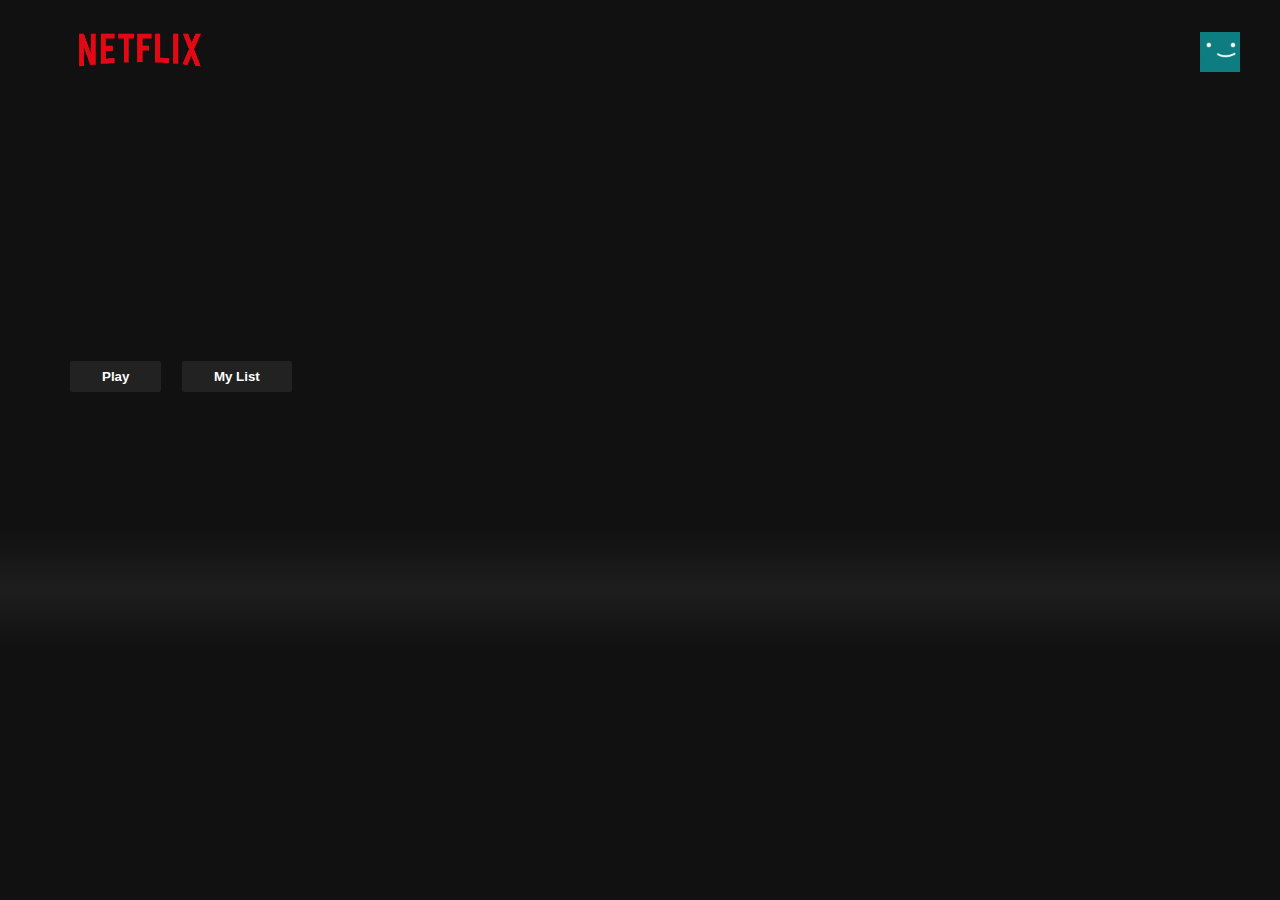
<file: netflix-clone/index.html>
<!DOCTYPE html>
<html lang="en">
  <head>
    <meta charset="UTF-8" />
    <meta http-equiv="X-UA-Compatible" content="IE=edge" />
    <meta name="viewport" content="width=device-width, initial-scale=1.0" />
    <title>Home | Netflix</title>
    <link rel="stylesheet" href="src/style.css"/>
     <script src="src/script.js"></script>
  </head>
  <body>
    <!-- navbar -->
    <div class="nav">
      <div class="nav__left">
        <a href="index.html">
        <img class="nav_logo" src="src/images/logo.png" alt=""></a>
      </div>
      <div class="nav__right">
        <img src="src/images/avatar.jpeg" class="nav_avatar" alt="">
      </div>
    </div>

    <!-- banner -->
    <header id="banner">
      <div id="banner__contents">
        <h1 id="banner__title"></h1>
        <div id="banner__buttons">
        <button id="banner__button">Play</button>
        <button id="banner__button">My List</button>
      </div>
      <p id="banner__description"></p>
      </div>
      <div id="banner__fadeBottom"></div>
    </header>

    <!-- row -->
    <div id="headrow">
      <div class="row">
        <h2 class="row__title"></h2>
        <div class="row__posters"> </div>
      </div>
    </div>

    <script>
      window.addEventListener("scroll",function(){

        var nav = document.querySelector(".nav");
        nav.classList.toggle("active", window.scrollY > 0);
      }) 
    </script> 
  </body>
</html>
</file>
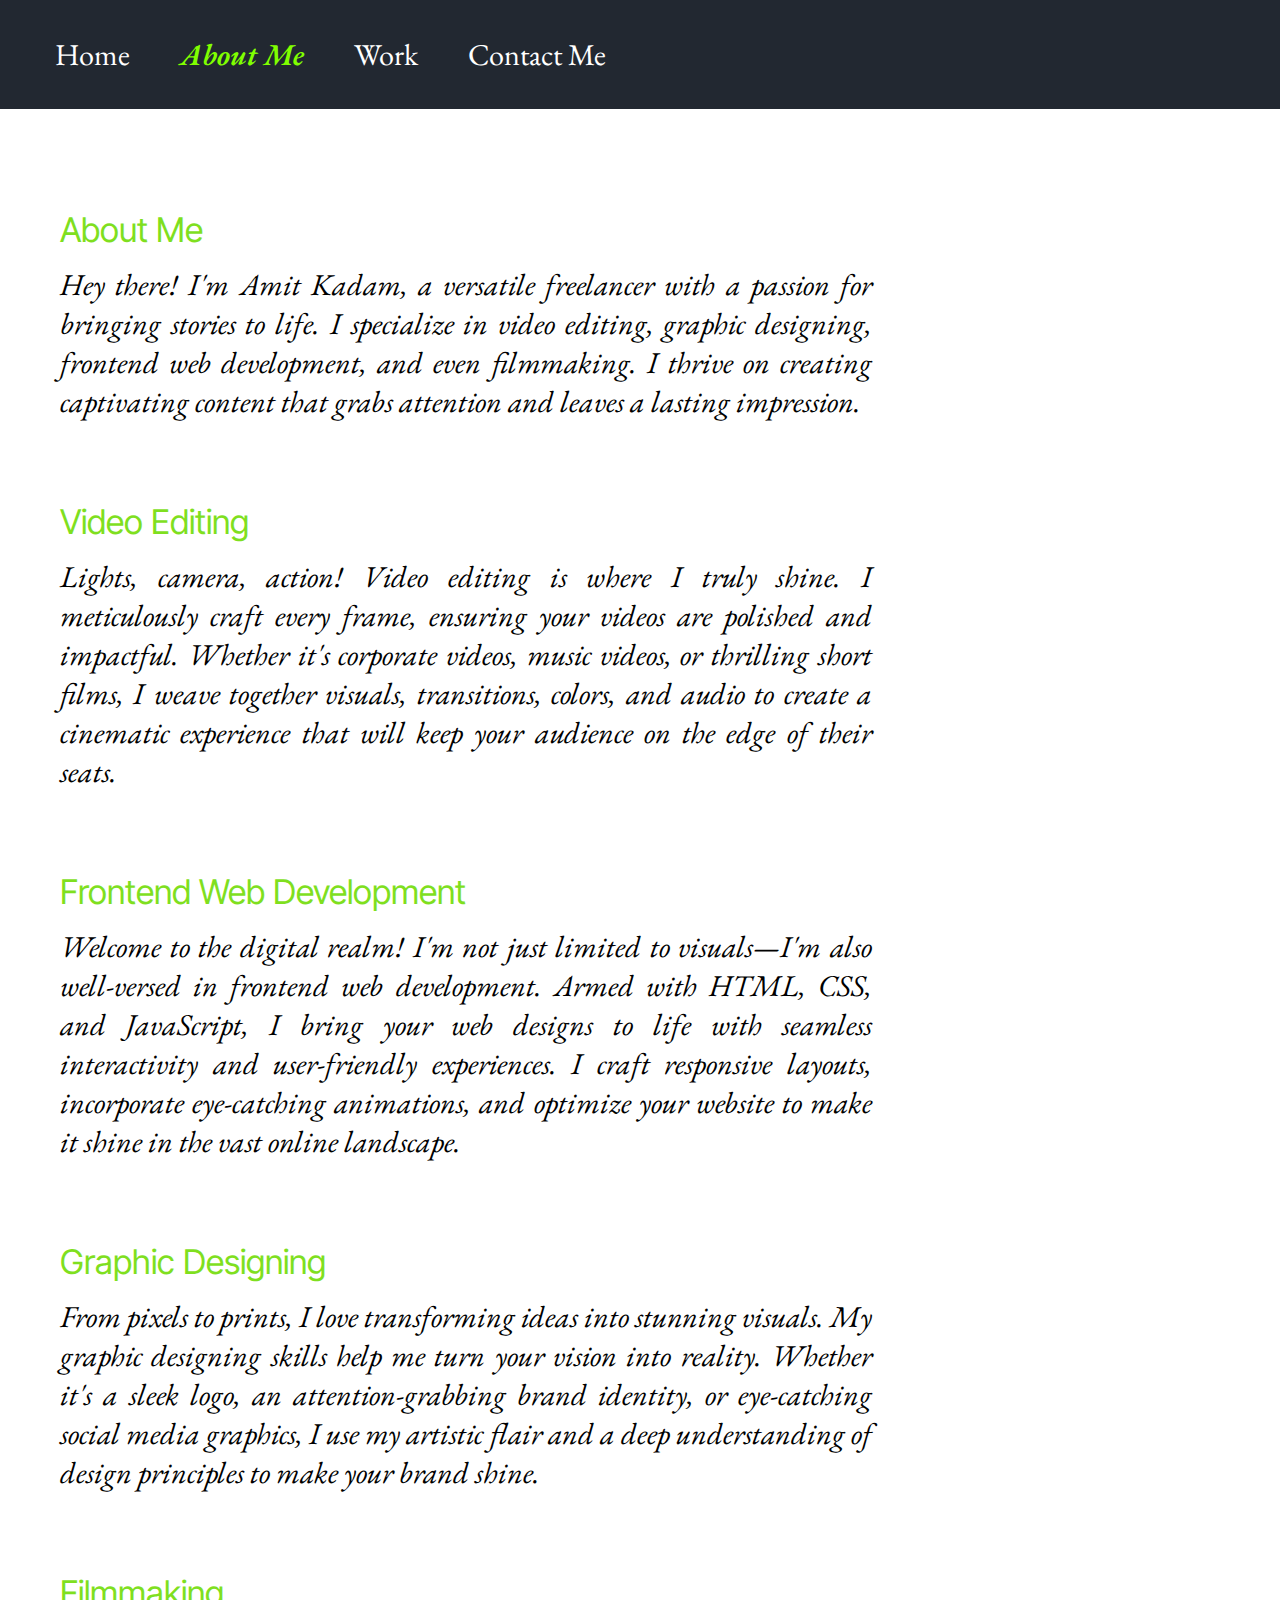
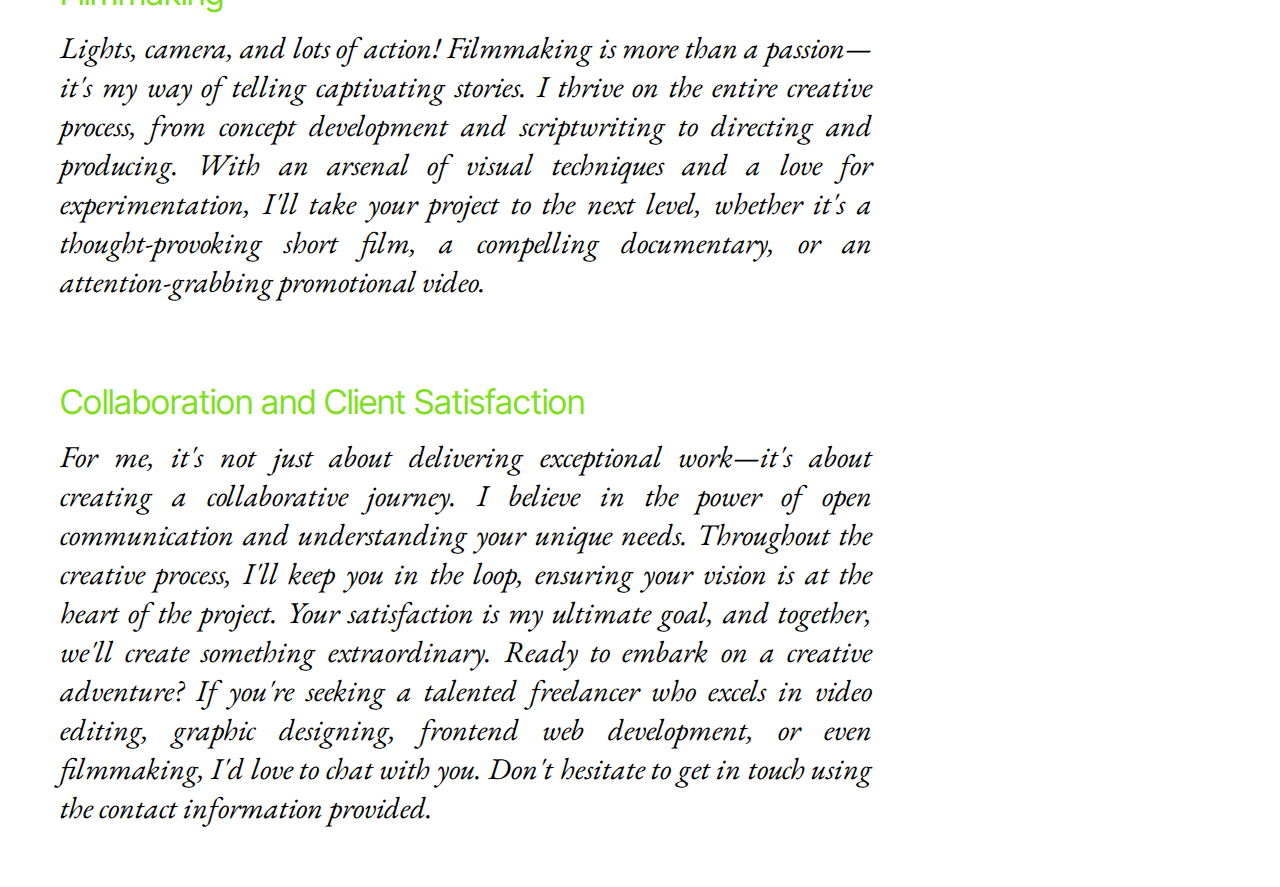
<file: portfolio/aboutme.html>
<!DOCTYPE html>
<html lang="en">
<head>
    <meta charset="UTF-8">
    <meta name="viewport" content="width=device-width, initial-scale=1.0">
    <title>About Me</title>
    <link rel="stylesheet" href="css/style.css">
    <link rel="stylesheet" href="css/aboutme.css">
    <link rel="preconnect" href="https://fonts.googleapis.com">
    <link rel="preconnect" href="https://fonts.gstatic.com" crossorigin>
    <link href="https://fonts.googleapis.com/css2?family=EB+Garamond:ital,wght@0,400;0,500;0,600;0,700;0,800;1,400;1,500;1,600;1,700;1,800&family=Inter+Tight:ital,wght@0,600;0,700;0,800;0,900;1,500;1,600;1,700;1,800;1,900&display=swap" rel="stylesheet">
</head>
<body>
    <section class="navigation">
        <nav class="nav-container">
            <ul>
                <li><a href="home.html">Home</a></li>
                <li><a href="aboutme.html" class="abtbtn">About Me</a></li>
                <li><a href="work.html">Work</a></li>
                <li><a href="contactme.html">Contact Me</a></li>
            </ul>
        </nav>
    </section>
    <section class="main-content">
        <div class="body-content">
            <p class="content-heading">About Me</p>
            <p class="content-body">Hey there! I'm Amit Kadam, a versatile freelancer with a passion for bringing stories to life. I specialize in video editing, graphic designing, frontend web development, and even filmmaking. I thrive on creating captivating content that grabs attention and leaves a lasting impression.</p>
        </div>
        <div class="body-content">
            <p class="content-heading">Video Editing</p>
            <p class="content-body">Lights, camera, action! Video editing is where I truly shine. I meticulously craft every frame, ensuring your videos are polished and impactful. Whether it's corporate videos, music videos, or thrilling short films, I weave together visuals, transitions, colors, and audio to create a cinematic experience that will keep your audience on the edge of their seats.</p>
        </div>
        <div class="body-content">
            <p class="content-heading">Frontend Web Development</p>
            <p class="content-body">Welcome to the digital realm! I'm not just limited to visuals—I'm also well-versed in frontend web development. Armed with HTML, CSS, and JavaScript, I bring your web designs to life with seamless interactivity and user-friendly experiences. I craft responsive layouts, incorporate eye-catching animations, and optimize your website to make it shine in the vast online landscape.</p>
        </div>
        <div class="body-content">
            <p class="content-heading">Graphic Designing</p>
            <p class="content-body">From pixels to prints, I love transforming ideas into stunning visuals. My graphic designing skills help me turn your vision into reality. Whether it's a sleek logo, an attention-grabbing brand identity, or eye-catching social media graphics, I use my artistic flair and a deep understanding of design principles to make your brand shine.</p>
        </div>
        <div class="body-content">
            <p class="content-heading">Filmmaking</p>
            <p class="content-body">Lights, camera, and lots of action! Filmmaking is more than a passion—it's my way of telling captivating stories. I thrive on the entire creative process, from concept development and scriptwriting to directing and producing. With an arsenal of visual techniques and a love for experimentation, I'll take your project to the next level, whether it's a thought-provoking short film, a compelling documentary, or an attention-grabbing promotional video.</p>
        </div>
        <div class="body-content">
            <p class="content-heading">Collaboration and Client Satisfaction</p>
            <p class="content-body">For me, it's not just about delivering exceptional work—it's about creating a collaborative journey. I believe in the power of open communication and understanding your unique needs. Throughout the creative process, I'll keep you in the loop, ensuring your vision is at the heart of the project. Your satisfaction is my ultimate goal, and together, we'll create something extraordinary.

            Ready to embark on a creative adventure? If you're seeking a talented freelancer who excels in video editing, graphic designing, frontend web development, or even filmmaking, I'd love to chat with you. Don't hesitate to get in touch
            using the contact information provided.</p>
        </div>
    </section>
</body>
</html>
</file>
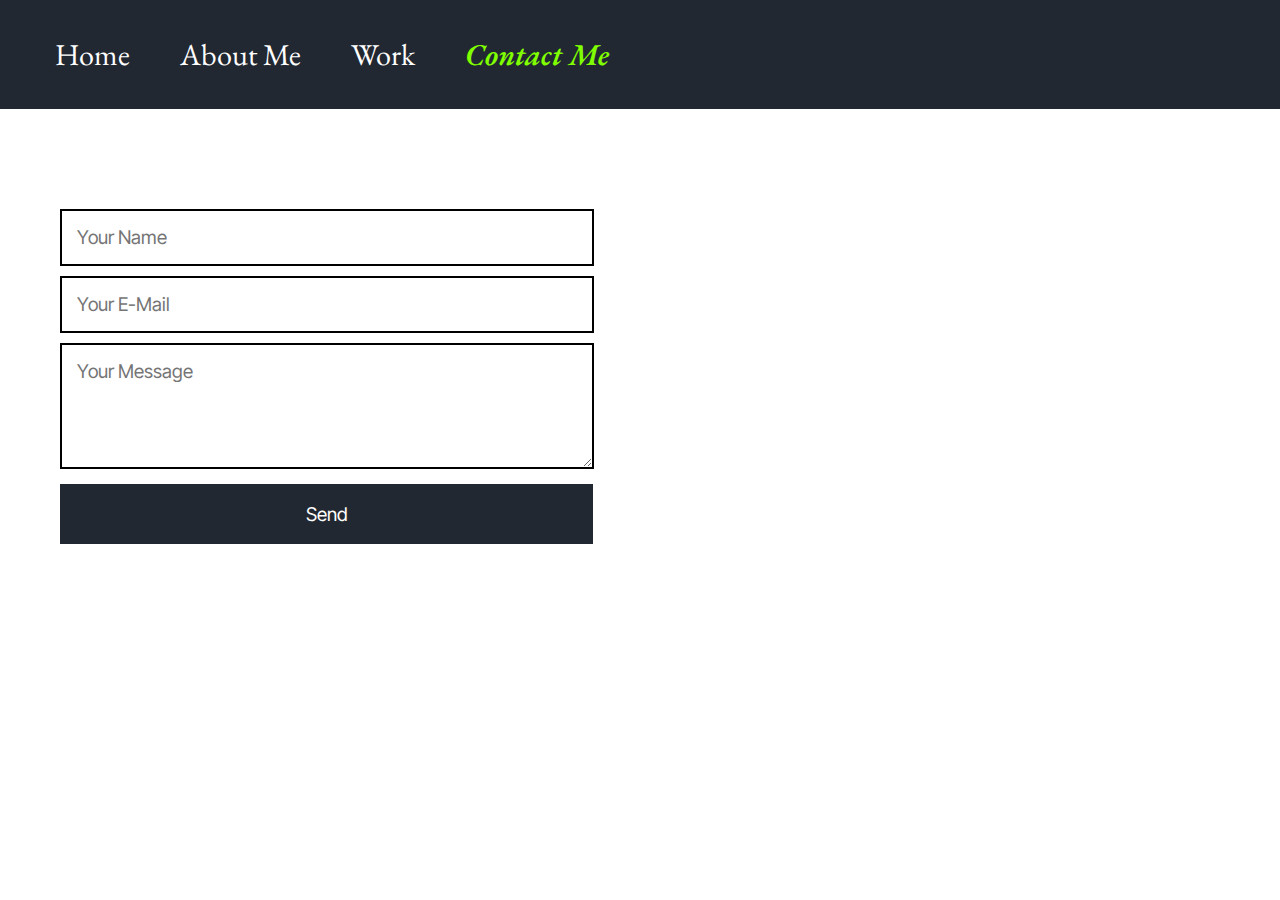
<file: portfolio/contactme.html>
<!DOCTYPE html>
<html lang="en">
<head>
    <meta charset="UTF-8">
    <meta name="viewport" content="width=device-width, initial-scale=1.0">
    <title>Contact Me</title>
    <link rel="stylesheet" href="css/style.css">
    <link rel="stylesheet" href="css/contactme.css">
    <link rel="preconnect" href="https://fonts.googleapis.com">
    <link rel="preconnect" href="https://fonts.gstatic.com" crossorigin>
    <link href="https://fonts.googleapis.com/css2?family=EB+Garamond:ital,wght@0,400;0,500;0,600;0,700;0,800;1,400;1,500;1,600;1,700;1,800&family=Inter+Tight:ital,wght@0,600;0,700;0,800;0,900;1,500;1,600;1,700;1,800;1,900&display=swap" rel="stylesheet">
</head>
<body>
    <section class="navigation">
        <nav class="nav-container">
            <ul>
                <li><a href="home.html">Home</a></li>
                <li><a href="aboutme.html">About Me</a></li>
                <li><a href="work.html">Work</a></li>
                <li><a href="contactme.html" class="conbtn">Contact Me</a></li>
            </ul>
        </nav>
    </section>
    <section class="contact-form">
        <form action="#" method="POST">    
            <input type="text" id="name" name="name" required placeholder="Your Name">
            <input type="email" id="email" name="email" required placeholder="Your E-Mail">
            <textarea id="message" name="message" rows="4" required placeholder="Your Message"></textarea>
            <button type="submit">Send</button>
          </form>
          
    </section>
</body>
</html>
</file>
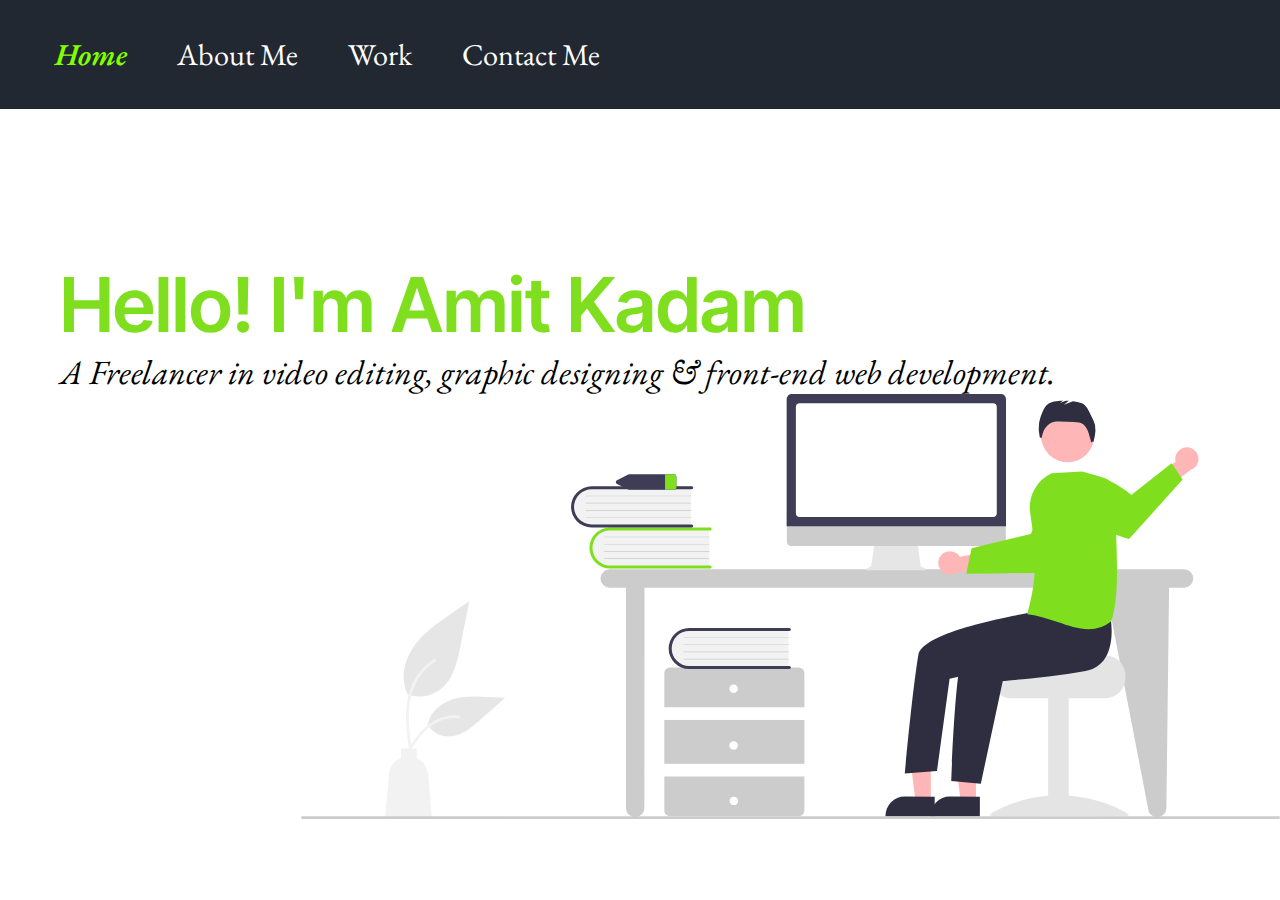
<file: portfolio/home.html>
<!DOCTYPE html>
<html lang="en">
<head>
    <meta charset="UTF-8">
    <meta name="viewport" content="width=device-width, initial-scale=1.0">
    <title>Amit Kadam Portfolio</title>
    <link rel="stylesheet" href="css/style.css">
    <link rel="stylesheet" href="css/home.css">
    <link rel="preconnect" href="https://fonts.googleapis.com">
    <link rel="preconnect" href="https://fonts.gstatic.com" crossorigin>
    <link href="https://fonts.googleapis.com/css2?family=EB+Garamond:ital,wght@0,400;0,500;0,600;0,700;0,800;1,400;1,500;1,600;1,700;1,800&family=Inter+Tight:ital,wght@0,600;0,700;0,800;0,900;1,500;1,600;1,700;1,800;1,900&display=swap" rel="stylesheet">
</head>
<body>
    <section class="navigation">
        <nav class="nav-container">
            <ul>
                <li><a href="home.html" class="hmbtn">Home</a></li>
                <li><a href="aboutme.html">About Me</a></li>
                <li><a href="work.html">Work</a></li>
                <li><a href="contactme.html">Contact Me</a></li>
            </ul>
        </nav>
    </section>
    <section class="main-content">
        <div class="bhead">
            <p class="bh1">Hello! I'm Amit Kadam</p>
            <p class="bh2">A Freelancer in video editing, graphic designing &  front-end web development.</p>
        </div>
        <div class="img-container">
            <img src="img/hello.svg" alt="hello svg">
        </div>
    </section>
</body>
</html>
</file>
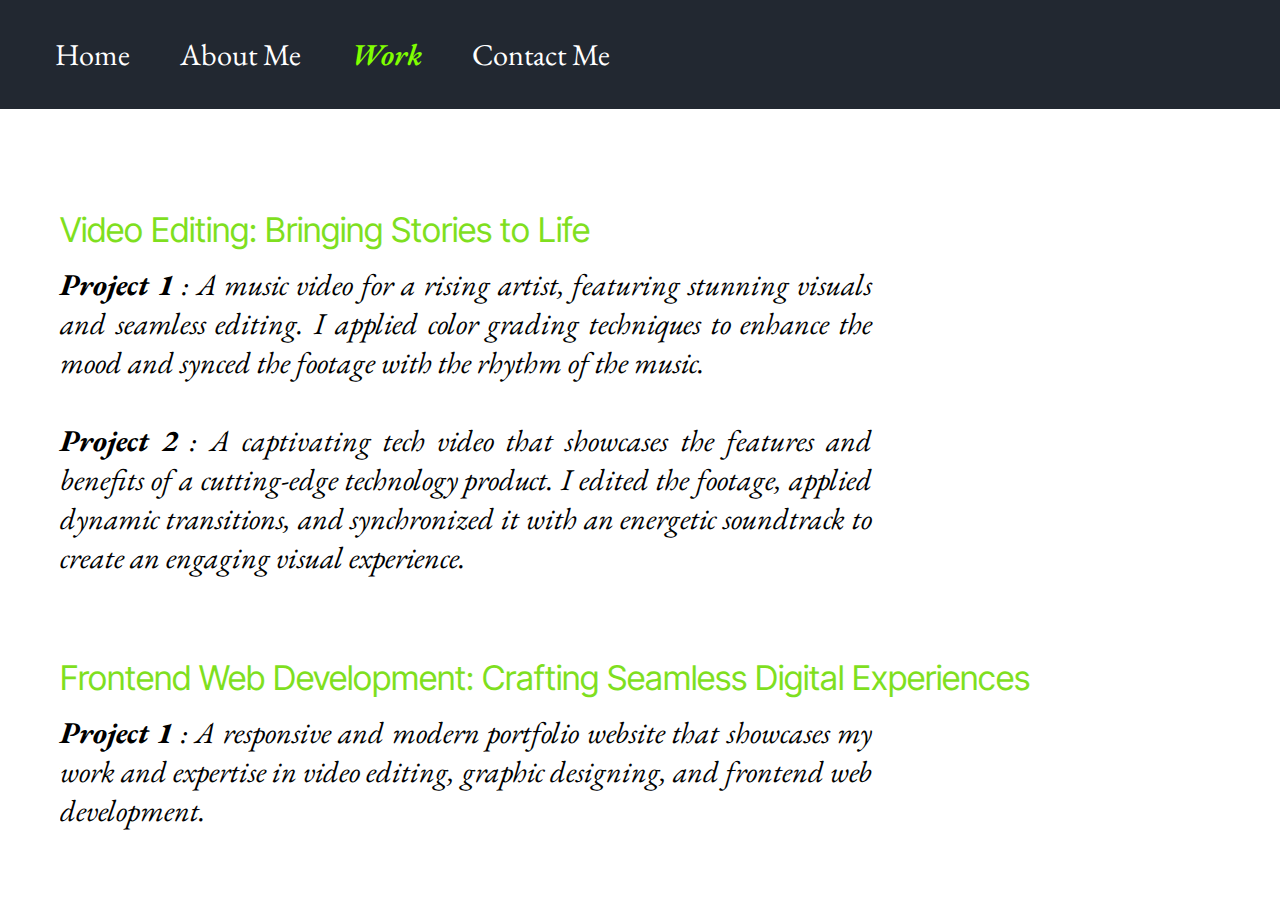
<file: portfolio/work.html>
<!DOCTYPE html>
<html lang="en">
<head>
    <meta charset="UTF-8">
    <meta name="viewport" content="width=device-width, initial-scale=1.0">
    <title>Work</title>
    <link rel="stylesheet" href="css/style.css">
    <link rel="stylesheet" href="css/work.css">
    <link rel="preconnect" href="https://fonts.googleapis.com">
    <link rel="preconnect" href="https://fonts.gstatic.com" crossorigin>
    <link href="https://fonts.googleapis.com/css2?family=EB+Garamond:ital,wght@0,400;0,500;0,600;0,700;0,800;1,400;1,500;1,600;1,700;1,800&family=Inter+Tight:ital,wght@0,600;0,700;0,800;0,900;1,500;1,600;1,700;1,800;1,900&display=swap" rel="stylesheet">
</head>
<body>
    <section class="navigation">
        <nav class="nav-container">
            <ul>
                <li><a href="home.html">Home</a></li>
                <li><a href="aboutme.html">About Me</a></li>
                <li><a href="work.html" class="wrkbtn">Work</a></li>
                <li><a href="contactme.html">Contact Me</a></li>
            </ul>
        </nav>
    </section>
    <section class="main-content">
        <div class="body-content">
            <p class="content-heading">Video Editing: Bringing Stories to Life</p>
            <p class="content-body">
                <a href="#" class="content-link">Project 1</a> : A music video for a rising artist, featuring stunning visuals and seamless editing. I applied color grading techniques to enhance the mood and synced the footage with the rhythm of the music. <br><br>
                <a href="#" class="content-link">Project 2</a> : A captivating tech video that showcases the features and benefits of a cutting-edge technology product. I edited the footage, applied dynamic transitions, and synchronized it with an energetic soundtrack to create an engaging visual experience.
            </p>
        </div>
        <div class="body-content">
            <p class="content-heading">Frontend Web Development: Crafting Seamless Digital Experiences</p>
            <p class="content-body">
                <a href="home.html" class="content-link">Project 1</a> : A responsive and modern portfolio website that showcases my work and expertise in video editing, graphic designing, and frontend web development.
            </p>
        </div>
    </section>
</body>
</html>
</file>
<file: netflix-clone/src/style.css>
*{
    margin: 0;
    padding: 0;
  }
  body{
    font-family: 'Netflix Sans', sans-serif;
    background-color: #111;
  }
  ::-webkit-scrollbar{
    width: 7px;
    background-color: #111;
  }
  ::-webkit-scrollbar-thumb{
    background-color: white;
    border-radius: 10px;
  }
  .nav{
    position: fixed;
    top: 0;
    padding: 20px 40px;
    width: 100%;
    display: flex;
    align-items: center;
    justify-content: space-between;
    z-index: 1;
    transition-timing-function: ease-in;
    transition: all .5s;
  }
  .nav.active{
    background-color: #111;
  }
  .nav__left{
    margin-left: 10px;
  
  }
  .nav_logo{
    width: 180px
  }
  .nav__right{
    position: fixed;
    right: 30px;
    display: flex;
    margin-right: 10px;
  }
  .nav_avatar{
    width: 40px;
  }
  #banner{
    color: white;
    object-fit: contain;
    height: 644px;
    background-position: center center;
    background-size: cover;
  }
  #banner__contents{
    margin-left: 70px;
    padding-top: 340px;
    height: 190px;
  
  }
  #banner__title{
    font-size: 3rem;
    font-weight: 800;
    padding-bottom: 0.3rem;
  }
  #banner__description{
    width: 45rem;
    line-height: 1.5;
    padding-top: 1rem;
    font-size: .9rem;
    max-width: 360px;
    height: 80px;
  }
  #banner__button{
    cursor: pointer;
    color: white;
    outline: none;
    border: none;
    font-weight: 700;
    border-radius: .2vw;
    padding-left: 2rem;
    margin-top: 1rem;
    margin-bottom: 1rem;
    padding-right: 2rem;
    margin-right: 1rem;
    padding-top: .5rem;
    background-color: rgba(51,51,51,.5);
    padding-bottom: .5rem;
  }
  #banner__button:hover{
    color: black;
    background-color: #e6e6e6;
    transition: all .3s;
  }
  #banner__fadeBottom{
    height: 7.4rem;
    background: linear-gradient(
      180deg,
      transparent,
      rgba(37,37,37, .61),
      #111
    );
  }
  
  .row{
    margin-left: 20px;
    color: white;
  }
  .row__poster{
    object-fit: contain;
    width: 100%;
    max-height: 120px;
    margin-right: 10px;
    transition: transform 500ms;
  }
  .row__posters::-webkit-scrollbar{
    display: none;
  }
  .row__posters{
    display: flex;
    overflow-y: hidden;
    overflow-x: scroll;
    padding: 20px;
    
  }
  .row__poster:hover{
    transform: scale(1.08);
  }
  .row__posterLarge, 
  .row__posterLarge1,
  .row__posterLarge2{
    object-fit: contain;
    width: 100%;
    max-height: 250px;
    margin-right: 10px;
    transition: transform 500ms;
  
  }
  .row__posterLarge:hover,
  .row__posterLarge1:hover,
  .row__posterLarge2:hover{
    transform: scale(1.09);
    opacity: 1;
  
  }
</file>
<file: portfolio/css/style.css>
* {
    margin: 0;
    padding: 0;
    font-family: 'EB Garamond', serif;
}
.navigation {
    font-weight: 400;
    font-size: 0.8cm;
  }
ul {
    max-height: fit-content;
    list-style-type: none;
    margin: 0;
    padding: 20px;
    overflow: hidden;
    background-color: #222831;
    text-align: center;
  }
  li {
    float: left;
  }
  li a {
    display: block;
    color: white;
    text-align: center;
    padding: 15px;
    margin-left: 20px;
    text-decoration: none;
    transition: color 0.2s;
  }
  li a:hover {
    color: rgb(216, 255, 176);
  }
</file>
<file: portfolio/css/aboutme.css>
.abtbtn{
    color: rgb(128, 255, 0);
    font-style: italic;
    font-weight: 600;
}
.main-content{
    margin: 40px;
}
.body-content{
    padding: 20px;
}
.content-heading{
    margin-top: 40px;;
    font-size: 0.9cm;
    font-family: 'Inter Tight', sans-serif;
    color: rgb(127, 223, 31);
}
.content-body{
    font-size: 0.8cm;
    max-width: 70%;
    text-align: justify;
    padding-top: 15px;
    font-style: italic;
}
</file>
<file: portfolio/css/contactme.css>
.conbtn{
    color: rgb(128, 255, 0);
    font-style: italic;
    font-weight: 600;
}
.contact-form {
    max-width: 500px;
    margin: 100px 60px;
}
input[type="text"],input[type="email"],textarea {
    width: 100%;
    padding: 15px;
    margin-bottom: 10px;
    border: 2px solid #000000;
    resize: vertical;
    font-size: 0.5cm;
    font-family: 'Inter Tight', sans-serif;
}
button[type="submit"] {
    background-color: #222831;
    color: white;
    padding: 10px 20px;
    border: none;
    cursor: pointer;
    width: 533px;
    height: 60px;
    font-size: 0.5cm;
    font-family: 'Inter Tight', sans-serif;
    transition: background-color 0.7s, color 0.7s, font-family 0.7s;
}
button[type="submit"]:hover {
    background-color:  rgb(128, 255, 0);
    font-family: 'EB Garamond', serif;
    font-weight: 700;
    font-style: italic;
    color: black;
}
</file>
<file: portfolio/css/home.css>
.hmbtn{
    color: rgb(128, 255, 0);
    font-style: italic;
    font-weight:600;
}
.main-content{
    margin-top: 150px;
    margin-left: 60px;
}
.bh1{
    font-family:'Inter Tight', sans-serif;
    font-size: 2cm;
    font-weight: 600;
    color: rgb(127, 223, 31);
}
.bh2{
    font-family:  'EB Garamond', serif;
    font-size: 0.9cm;
    font-weight: 400;
    font-style: italic;
}
.img-container{
    text-align: right;
}
</file>
<file: portfolio/css/work.css>
.wrkbtn{
    color: rgb(128, 255, 0);
    font-style: italic;
    font-weight: 600;
}
.main-content{
    margin: 40px;
}
.body-content{
    padding: 20px;
}
.content-heading{
    margin-top: 40px;;
    font-size: 0.9cm;
    font-family: 'Inter Tight', sans-serif;
    color: rgb(127, 223, 31);
}
.content-body{
    font-size: 0.8cm;
    max-width: 70%;
    text-align: justify;
    padding-top: 15px;
    font-style: italic;
}
.content-link{
    text-decoration: none;
    font-weight: 700;
    color: rgb(0, 0, 0);
    transition: color 0.2s;
}
.content-link:hover{
    color: rgb(106, 213, 0);
}
</file>
